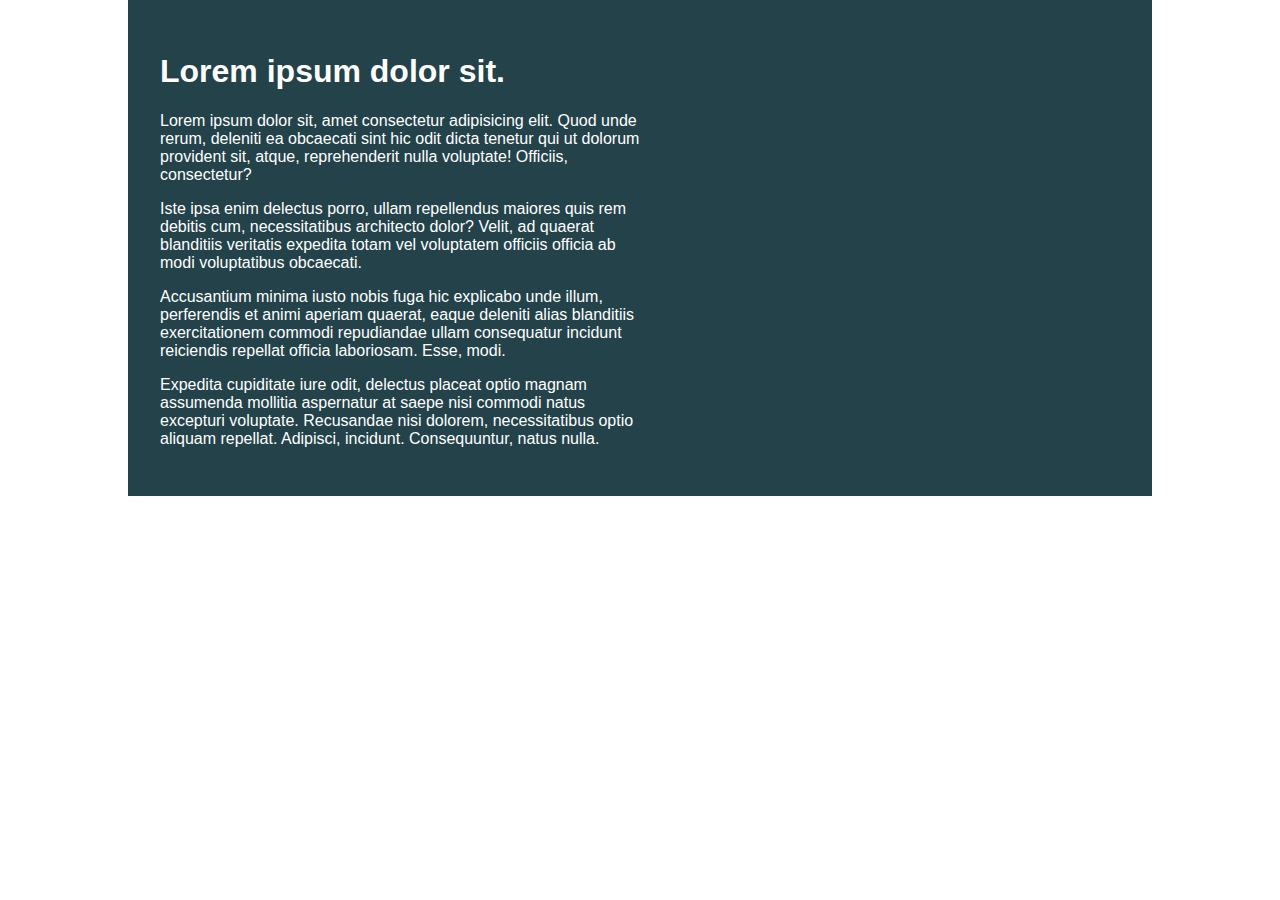
<file: challenge01/index.html>
<!DOCTYPE html>
<html lang="en">

<head>
    <meta charset="UTF-8">
    <meta name="viewport" content="width=device-width, initial-scale=1.0">
    <title>Day 01</title>

    <link rel="stylesheet" href="style.css">
</head>

<body>
    <div class="container">
        <div class="intro-content">
            <h1>Lorem ipsum dolor sit.</h1>
            <p>Lorem ipsum dolor sit, amet consectetur adipisicing elit. Quod unde rerum, deleniti ea obcaecati sint hic
                odit dicta tenetur qui ut dolorum provident sit, atque, reprehenderit nulla voluptate! Officiis,
                consectetur?</p>
            <p>Iste ipsa enim delectus porro, ullam repellendus maiores quis rem debitis cum, necessitatibus architecto
                dolor? Velit, ad quaerat blanditiis veritatis expedita totam vel voluptatem officiis officia ab modi
                voluptatibus obcaecati.</p>
            <p>Accusantium minima iusto nobis fuga hic explicabo unde illum, perferendis et animi aperiam quaerat, eaque
                deleniti alias blanditiis exercitationem commodi repudiandae ullam consequatur incidunt reiciendis
                repellat officia laboriosam. Esse, modi.</p>
            <p>Expedita cupiditate iure odit, delectus placeat optio magnam assumenda mollitia aspernatur at saepe nisi
                commodi natus excepturi voluptate. Recusandae nisi dolorem, necessitatibus optio aliquam repellat.
                Adipisci, incidunt. Consequuntur, natus nulla.</p>
        </div>
    </div>
</body>

</html>
</file>
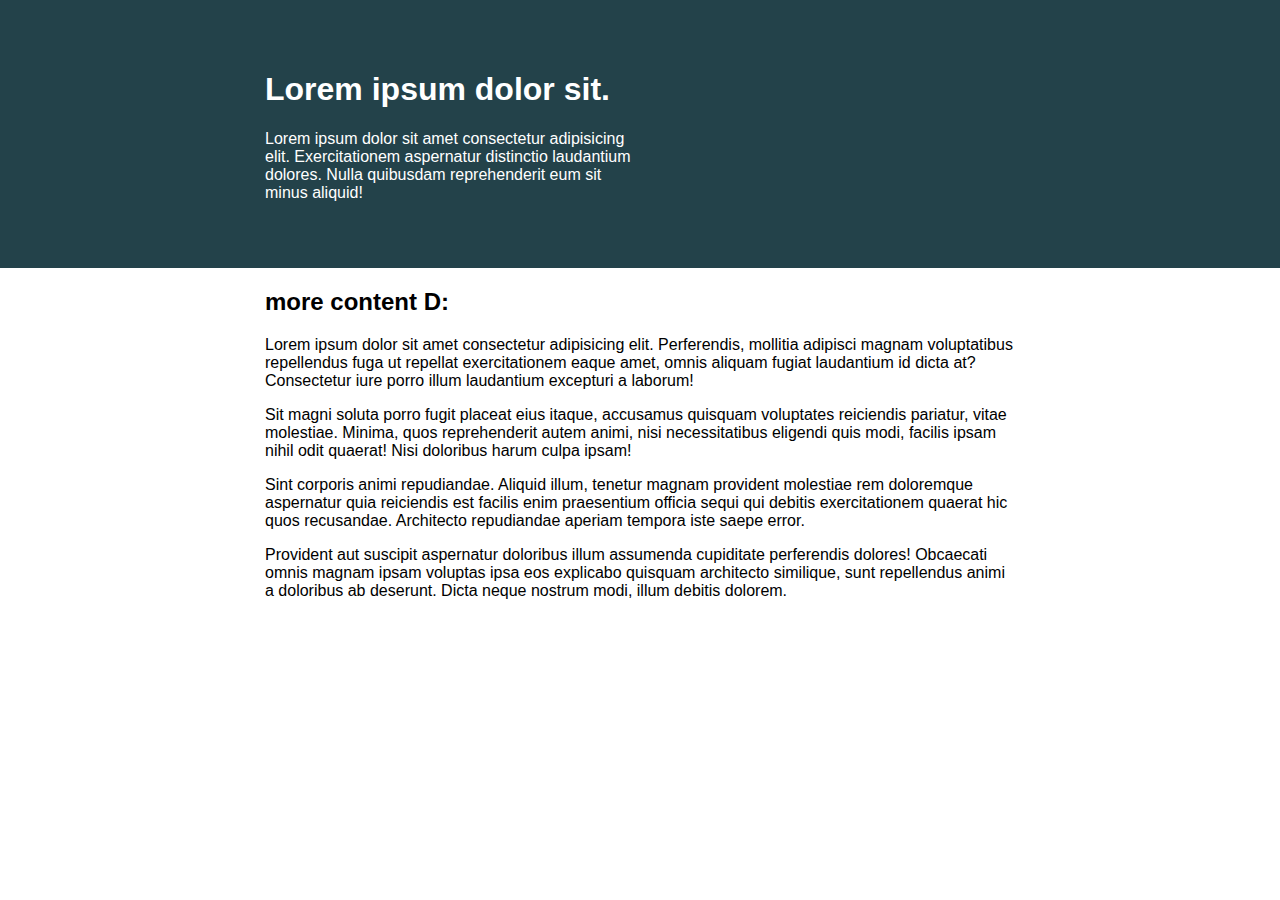
<file: challenge02/index.html>
<!DOCTYPE html>
<html lang="en">
<head> 
    <meta charset="UTF-8">
    <meta name="viewport" content="width=device-width, initial-scale=1.0">
    <title>Day 01</title>
 
    <link rel="stylesheet" href="style.css">
</head>
<body>
    <section class="intro">
        <div class="container">
            <div class="intro-content">
                <h1>Lorem ipsum dolor sit.</h1>
                <p>Lorem ipsum dolor sit amet consectetur adipisicing elit. Exercitationem aspernatur distinctio laudantium dolores. Nulla quibusdam reprehenderit eum sit minus aliquid!</p>
            </div>
        </div>
    </section>    

    <div class="container">
        <h2>more content D:</h2>
        <p>Lorem ipsum dolor sit amet consectetur adipisicing elit. Perferendis, mollitia adipisci magnam voluptatibus repellendus fuga ut repellat exercitationem eaque amet, omnis aliquam fugiat laudantium id dicta at? Consectetur iure porro illum laudantium excepturi a laborum!</p>
        <p>Sit magni soluta porro fugit placeat eius itaque, accusamus quisquam voluptates reiciendis pariatur, vitae molestiae. Minima, quos reprehenderit autem animi, nisi necessitatibus eligendi quis modi, facilis ipsam nihil odit quaerat! Nisi doloribus harum culpa ipsam!</p>
        <p>Sint corporis animi repudiandae. Aliquid illum, tenetur magnam provident molestiae rem doloremque aspernatur quia reiciendis est facilis enim praesentium officia sequi qui debitis exercitationem quaerat hic quos recusandae. Architecto repudiandae aperiam tempora iste saepe error.</p>
        <p>Provident aut suscipit aspernatur doloribus illum assumenda cupiditate perferendis dolores! Obcaecati omnis magnam ipsam voluptas ipsa eos explicabo quisquam architecto similique, sunt repellendus animi a doloribus ab deserunt. Dicta neque nostrum modi, illum debitis dolorem.</p>
    </div>


</body>
</html>
</file>
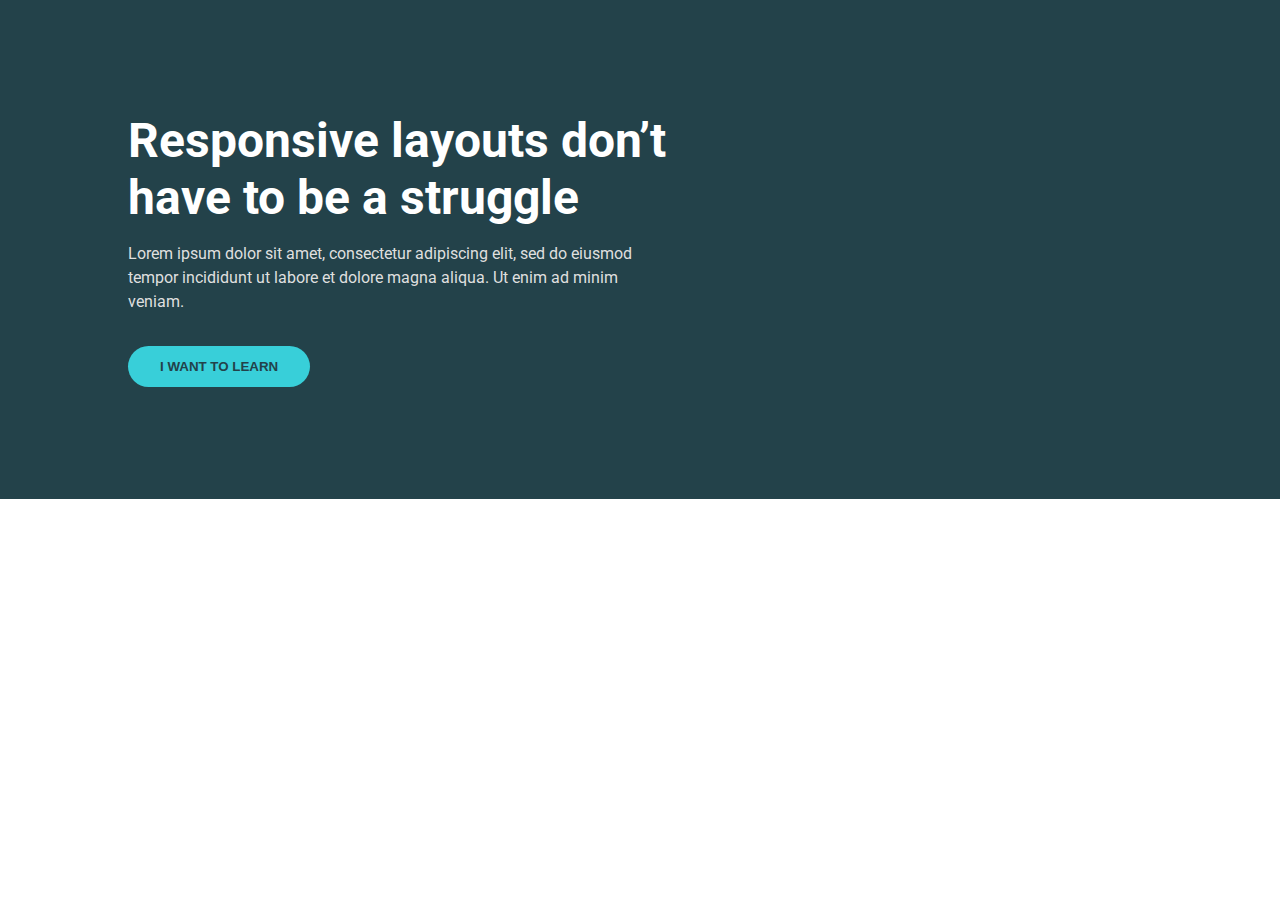
<file: challenge03/index.html>
<!DOCTYPE html>
<html lang="en">
<head>
  <meta charset="UTF-8">
  <meta http-equiv="X-UA-Compatible" content="IE=edge">
  <meta name="viewport" content="width=device-width, initial-scale=1.0">
  <title>Document</title>

  <link rel="preconnect" href="https://fonts.googleapis.com">
  <link rel="preconnect" href="https://fonts.gstatic.com" crossorigin>
  <link href="https://fonts.googleapis.com/css2?family=Roboto:wght@400;700&display=swap" rel="stylesheet">

  <link rel="stylesheet" href="/challenge03/style.css">
</head>
<body>

  <section class="hero">
    <div class="container">
      <div class="hero__text">
        <h1>Responsive layouts don’t have
          to be a struggle</h1>
      
        <p>Lorem ipsum dolor sit amet, consectetur adipiscing elit, sed do eiusmod
          tempor incididunt ut labore et dolore magna aliqua. Ut enim ad minim
          veniam.</p>
      
        <button class="btn">I WANT TO LEARN</button>
      </div>
    </div>
  </section>
  
</body>
</html>
</file>
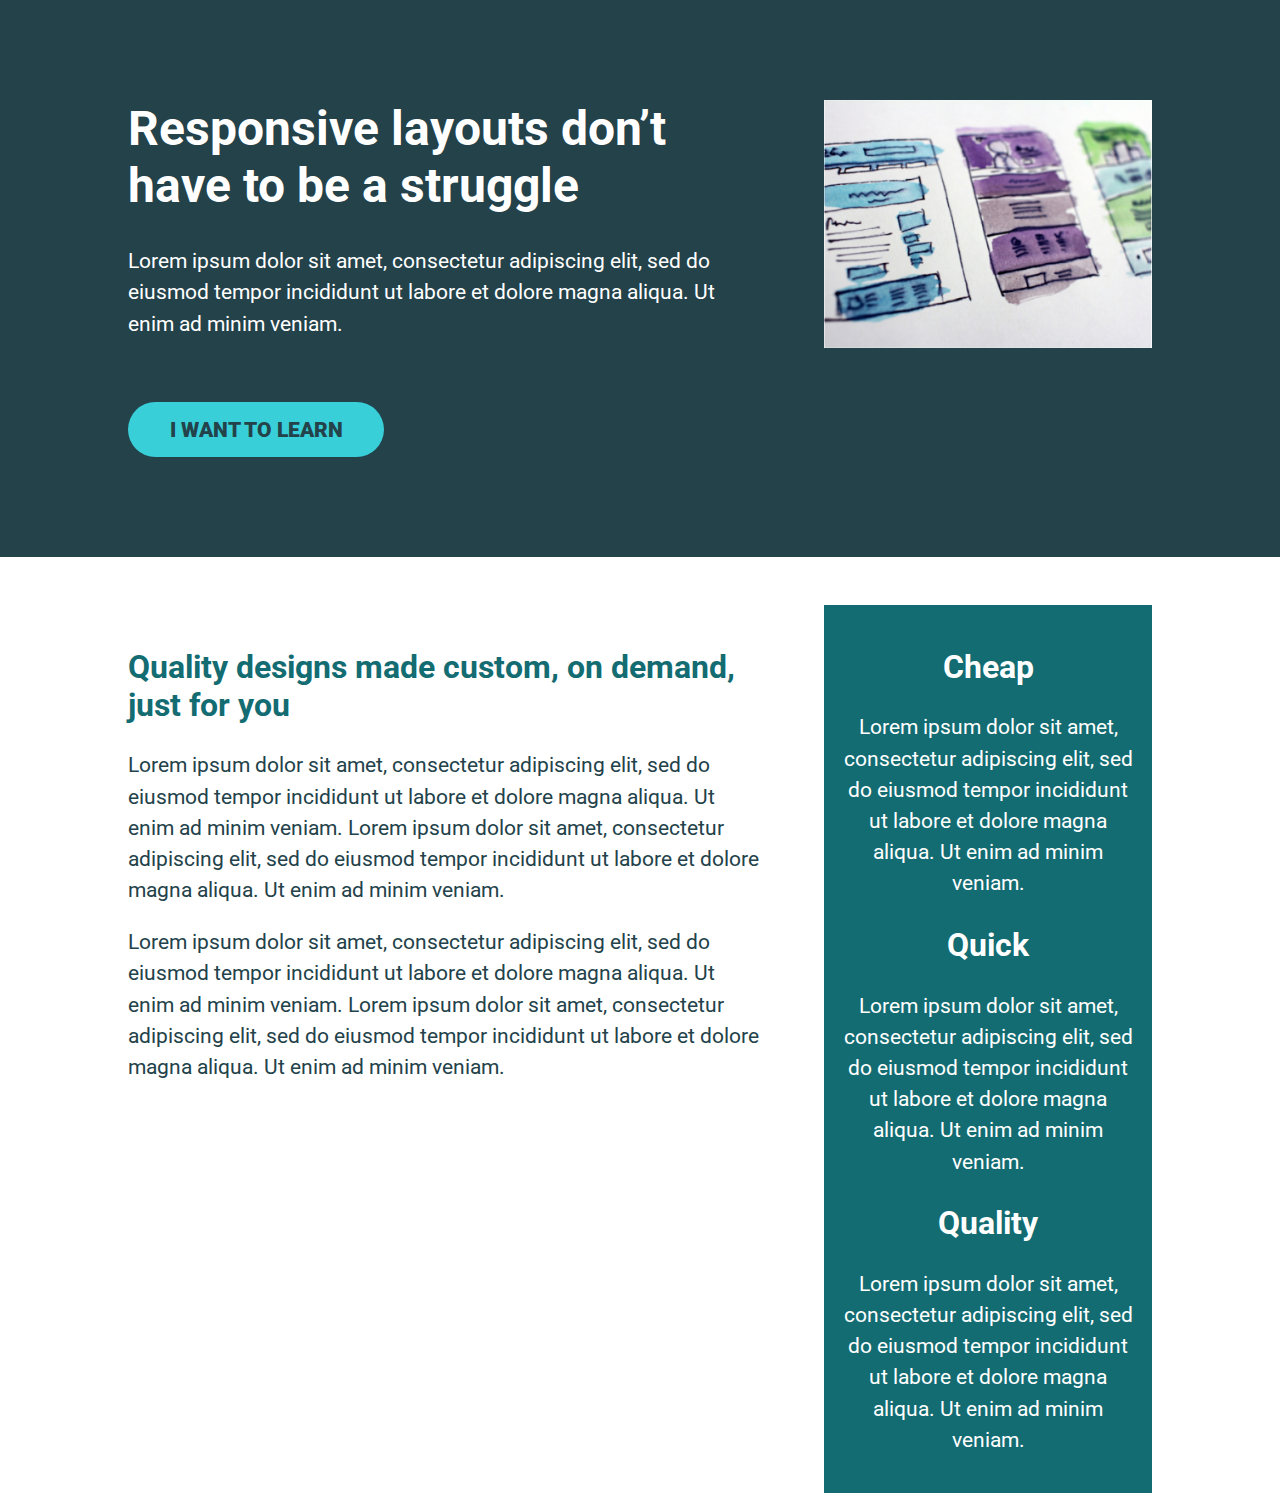
<file: Flexbox - challenge 2/index.html>
<!DOCTYPE html>
<html lang="en">
<head>
    <meta charset="UTF-8">
    <meta name="viewport" content="width=device-width, initial-scale=1.0">
    <title>Conquering Rsponsive Layouts</title>
    <link href="https://fonts.googleapis.com/css2?family=Roboto:wght@400;900&display=swap" rel="stylesheet"> 
    <link rel="stylesheet" href="style.css">
</head>
<body>
    <div class="hero">
        <div class="container row">
            <div class="hero__text">
                <h1>Responsive layouts don’t have to be a struggle</h1>
                <p>Lorem ipsum dolor sit amet, consectetur adipiscing elit, sed do eiusmod tempor incididunt ut labore et dolore magna aliqua. Ut enim ad minim veniam.</p>
                <a href="#" class="btn">I want to learn</a>
            </div>
            <img class="hero__img" src="./img/hero-img.jpg" alt="">
        </div>
    </div> 

    <main class="main container row">
        <section class="primary-content">
            <h2 class="section-title">
                Quality designs made custom, on demand, just for you
            </h2>
            <p>Lorem ipsum dolor sit amet, consectetur adipiscing elit, sed do eiusmod tempor incididunt ut labore et dolore magna aliqua. Ut enim ad minim veniam. Lorem ipsum dolor sit amet, consectetur adipiscing elit, sed do eiusmod tempor incididunt ut labore et dolore magna aliqua. Ut enim ad minim veniam.</p>
            <p>Lorem ipsum dolor sit amet, consectetur adipiscing elit, sed do eiusmod tempor incididunt ut labore et dolore magna aliqua. Ut enim ad minim veniam. Lorem ipsum dolor sit amet, consectetur adipiscing elit, sed do eiusmod tempor incididunt ut labore et dolore magna aliqua. Ut enim ad minim veniam.</p>
        </section>

        <aside class="sidebar">
            <div>
                <h2>Cheap</h2>
                <p>Lorem ipsum dolor sit amet, consectetur adipiscing elit, sed do eiusmod tempor incididunt ut labore et dolore magna aliqua. Ut enim ad minim veniam.</p>
            </div>
            <div>
                <h2>Quick</h2>
                <p>Lorem ipsum dolor sit amet, consectetur adipiscing elit, sed do eiusmod tempor incididunt ut labore et dolore magna aliqua. Ut enim ad minim veniam.</p>
            </div>
            <div>
                <h2>Quality</h2>
                <p>Lorem ipsum dolor sit amet, consectetur adipiscing elit, sed do eiusmod tempor incididunt ut labore et dolore magna aliqua. Ut enim ad minim veniam.</p>
            </div>
        </aside>
    </main>

    

</body>
</html>
</file>
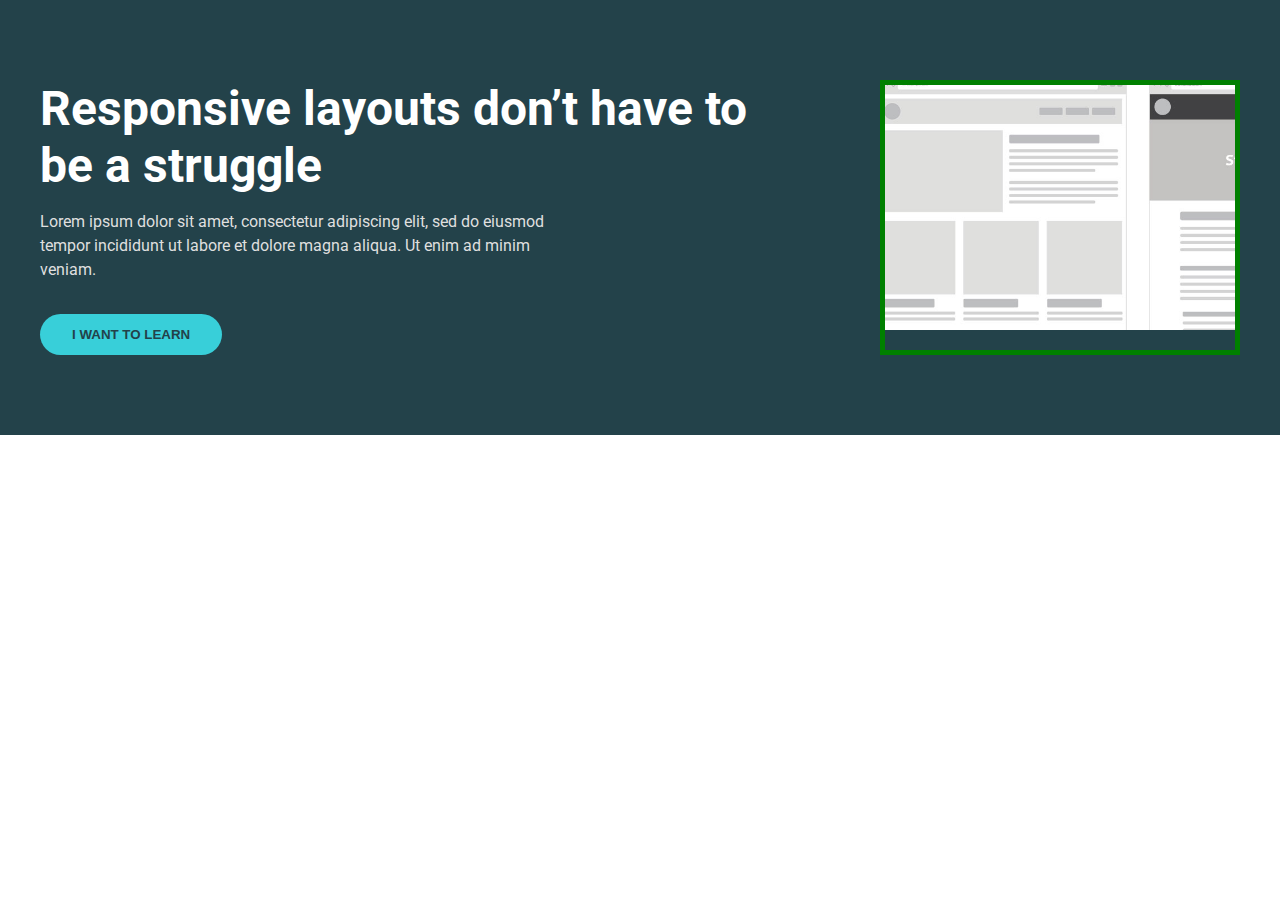
<file: Flexbox - Day 9 - Add hero image/index.html>
<!DOCTYPE html>
<html lang="en">
<head>
  <meta charset="UTF-8">
  <meta http-equiv="X-UA-Compatible" content="IE=edge">
  <meta name="viewport" content="width=device-width, initial-scale=1.0">
  <title>Document</title>

  <link rel="preconnect" href="https://fonts.googleapis.com">
  <link rel="preconnect" href="https://fonts.gstatic.com" crossorigin>
  <link href="https://fonts.googleapis.com/css2?family=Roboto:wght@400;700&display=swap" rel="stylesheet">

  <link rel="stylesheet" href="./style.css">
</head>
<body>

  <section class="hero">
    <div class="container row">
      <div class="hero__text">
        <h1>Responsive layouts don’t have
          to be a struggle</h1>
        <p>Lorem ipsum dolor sit amet, consectetur adipiscing elit, sed do eiusmod
          tempor incididunt ut labore et dolore magna aliqua. Ut enim ad minim
          veniam.</p>
        <button class="btn">I WANT TO LEARN</button>
      </div>
      <div class="hero__img">
        <img src="hero-img.png" alt="">
      </div>
    </div>
  </section>

</body>
</html>
</file>
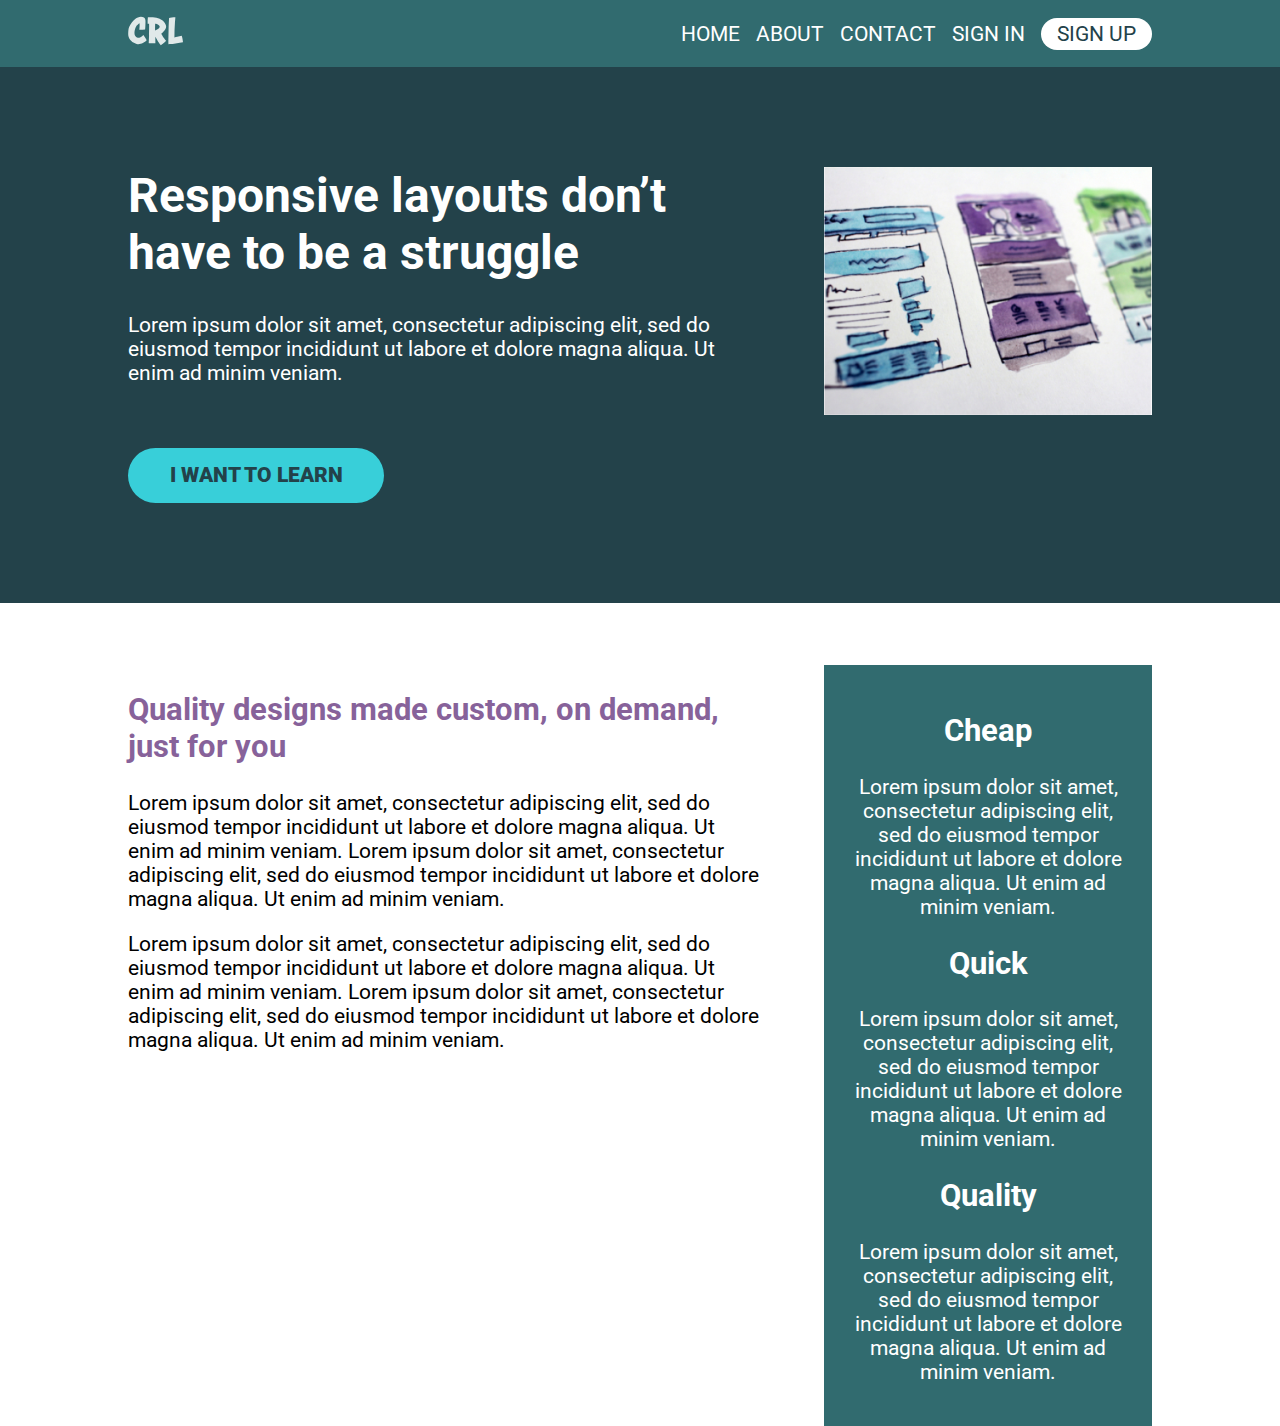
<file: Media queries - day 15 practice/index.html>
<!DOCTYPE html>
<html lang="en">
<head>
    <meta charset="UTF-8">
    <meta name="viewport" content="width=device-width, initial-scale=1.0">
    <title>Conquering Responsive Layouts</title>
    <link href="https://fonts.googleapis.com/css2?family=Roboto:wght@400;900&display=swap" rel="stylesheet"> 
    <link rel="stylesheet" href="style.css">
</head>
<body>

    <header>
        <div class="container row">
            <a href="" class="logo">
                <img src="logo.svg" alt="">
            </a>
            <nav class="nav">
                <ul class="nav__list">
                    <li class="nav__item"><a href="" class="nav__link">Home</a></li>
                    <li class="nav__item"><a href="" class="nav__link">About</a></li>
                    <li class="nav__item"><a href="" class="nav__link">Contact</a></li>
                </ul>
                <ul class="nav__list">
                    <li class="nav__item"><a href="" class="nav__link">Sign In</a></li>
                    <li class="nav__item"><a href="" class="nav__link nav__link--btn">Sign up</a></li>
                </ul>
            </nav>
        </div>
    </header>

    <section class="hero">
        <div class="container row">
            <div class="hero__text">
                <h1>Responsive layouts don’t have to be a struggle</h1>
                <p>Lorem ipsum dolor sit amet, consectetur adipiscing elit, sed do eiusmod tempor incididunt ut labore et dolore magna aliqua. Ut enim ad minim veniam.</p>
                <a href="#" class="btn">I want to learn</a>
            </div>
            <img src="img/hero-img.jpg" alt="UX design sketches" class="hero__img">
        </div>
    </section> 

    <main class="main container row">
            <section class="primary-content">
                <h2 class="section-title">Quality designs made custom, on demand, just for you</h2>
                <p>Lorem ipsum dolor sit amet, consectetur adipiscing elit, sed do eiusmod tempor incididunt ut labore et dolore magna aliqua. Ut enim ad minim veniam. Lorem ipsum dolor sit amet, consectetur adipiscing elit, sed do eiusmod tempor incididunt ut labore et dolore magna aliqua. Ut enim ad minim veniam.</p>
                <p>Lorem ipsum dolor sit amet, consectetur adipiscing elit, sed do eiusmod tempor incididunt ut labore et dolore magna aliqua. Ut enim ad minim veniam. Lorem ipsum dolor sit amet, consectetur adipiscing elit, sed do eiusmod tempor incididunt ut labore et dolore magna aliqua. Ut enim ad minim veniam.</p>
            </section>
            <aside class="sidebar">
                <h2 class="sidebar-title">Cheap</h2>
                <p>Lorem ipsum dolor sit amet, consectetur adipiscing elit, sed do eiusmod tempor incididunt ut labore et dolore magna aliqua. Ut enim ad minim veniam.</p>

                <h2 class="sidebar-title">Quick</h2>
                <p>Lorem ipsum dolor sit amet, consectetur adipiscing elit, sed do eiusmod tempor incididunt ut labore et dolore magna aliqua. Ut enim ad minim veniam.</p>

                <h2 class="sidebar-title">Quality</h2>
                <p>Lorem ipsum dolor sit amet, consectetur adipiscing elit, sed do eiusmod tempor incididunt ut labore et dolore magna aliqua. Ut enim ad minim veniam.</p>
            </aside>
    </main>

    

</body>
</html>
</file>
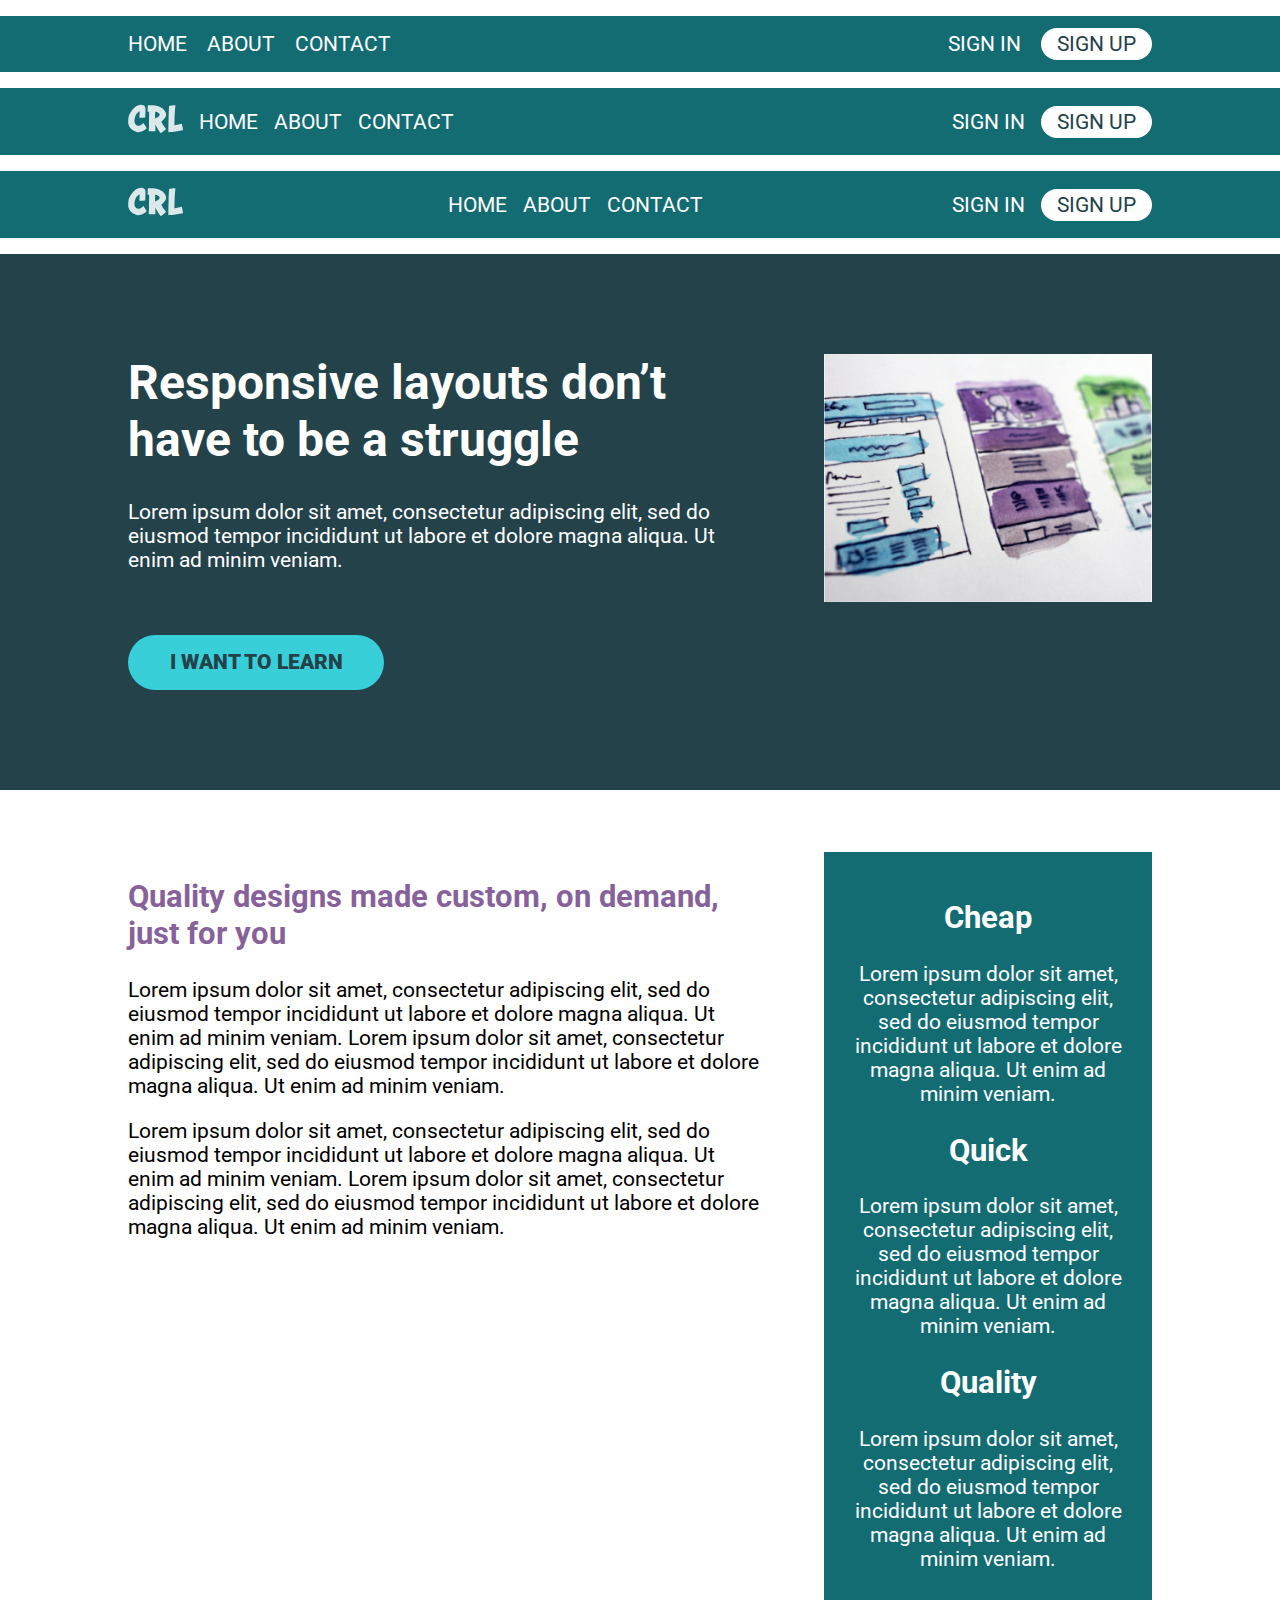
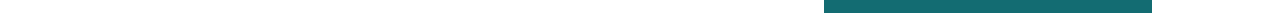
<file: nav-bars/index.html>
<!DOCTYPE html>
<html lang="en">
<head>
    <meta charset="UTF-8">
    <meta name="viewport" content="width=device-width, initial-scale=1.0">
    <title>Conquering Responsive Layouts</title>
    <link href="https://fonts.googleapis.com/css2?family=Roboto:wght@400;900&display=swap" rel="stylesheet"> 
    <link rel="stylesheet" href="style.css">
</head>
<body>

    <header>
        <nav class="nav1 container">
            <ul class="nav__list">
                <li class="nav__item"><a href="" class="nav__link">home</a></li>
                <li class="nav__item"><a href="" class="nav__link">about</a></li>
                <li class="nav__item"><a href="" class="nav__link">contact</a></li>
                <li class="nav__item nav__item--push-right"><a href="" class="nav__link">sign in</a></li>
                <li class="nav__item"><a href="" class="nav__link nav__link--btn">sign up</a></li>
            </ul>
        </nav>
    </header>

    <header>
        <div class="container row">
            <a href="#">
                <img class="logo" src="logo.svg" alt="">
            </a>
            <nav class="nav2">
                <ul class="nav__list">
                    <li class="nav__item"><a href="" class="nav__link">home</a></li>
                    <li class="nav__item"><a href="" class="nav__link">about</a></li>
                    <li class="nav__item"><a href="" class="nav__link">contact</a></li>
                </ul>
                <ul class="nav__list">
                    <li class="nav__item"><a href="" class="nav__link">sign in</a></li>
                    <li class="nav__item"><a href="" class="nav__link nav__link--btn">sign up</a></li>
                </ul>
            </nav>
        </div>
    </header>

    <header>
        <div class="container row">
            <a href="#">
                <img src="logo.svg" alt="" class="logo">
            </a>
            <nav class="nav3">
                <ul class="nav__list  nav__list--primary">
                    <li class="nav__item"><a href="" class="nav__link">home</a></li>
                    <li class="nav__item"><a href="" class="nav__link">about</a></li>
                    <li class="nav__item"><a href="" class="nav__link">contact</a></li>
                </ul>
                <ul class="nav__list  nav__list--secondary">
                    <li class="nav__item"><a href="" class="nav__link">sign in</a></li>
                    <li class="nav__item"><a href="" class="nav__link nav__link--btn">sign up</a></li>
                </ul>
            </nav>
        </div>
    </header>

    <section class="hero">
        <div class="container row">
            <div class="hero__text">
                <h1>Responsive layouts don’t have to be a struggle</h1>
                <p>Lorem ipsum dolor sit amet, consectetur adipiscing elit, sed do eiusmod tempor incididunt ut labore et dolore magna aliqua. Ut enim ad minim veniam.</p>
                <a href="#" class="btn">I want to learn</a>
            </div>
            <img src="img/hero-img.jpg" alt="UX design sketches" class="hero__img">
        </div>
    </section> 

    <main class="main container row">
            <section class="primary-content">
                <h2 class="section-title">Quality designs made custom, on demand, just for you</h2>
                <p>Lorem ipsum dolor sit amet, consectetur adipiscing elit, sed do eiusmod tempor incididunt ut labore et dolore magna aliqua. Ut enim ad minim veniam. Lorem ipsum dolor sit amet, consectetur adipiscing elit, sed do eiusmod tempor incididunt ut labore et dolore magna aliqua. Ut enim ad minim veniam.</p>
                <p>Lorem ipsum dolor sit amet, consectetur adipiscing elit, sed do eiusmod tempor incididunt ut labore et dolore magna aliqua. Ut enim ad minim veniam. Lorem ipsum dolor sit amet, consectetur adipiscing elit, sed do eiusmod tempor incididunt ut labore et dolore magna aliqua. Ut enim ad minim veniam.</p>
            </section>
            <aside class="sidebar">
                <h2 class="sidebar-title">Cheap</h2>
                <p>Lorem ipsum dolor sit amet, consectetur adipiscing elit, sed do eiusmod tempor incididunt ut labore et dolore magna aliqua. Ut enim ad minim veniam.</p>

                <h2 class="sidebar-title">Quick</h2>
                <p>Lorem ipsum dolor sit amet, consectetur adipiscing elit, sed do eiusmod tempor incididunt ut labore et dolore magna aliqua. Ut enim ad minim veniam.</p>

                <h2 class="sidebar-title">Quality</h2>
                <p>Lorem ipsum dolor sit amet, consectetur adipiscing elit, sed do eiusmod tempor incididunt ut labore et dolore magna aliqua. Ut enim ad minim veniam.</p>
            </aside>
    </main>

    

</body>
</html>
</file>
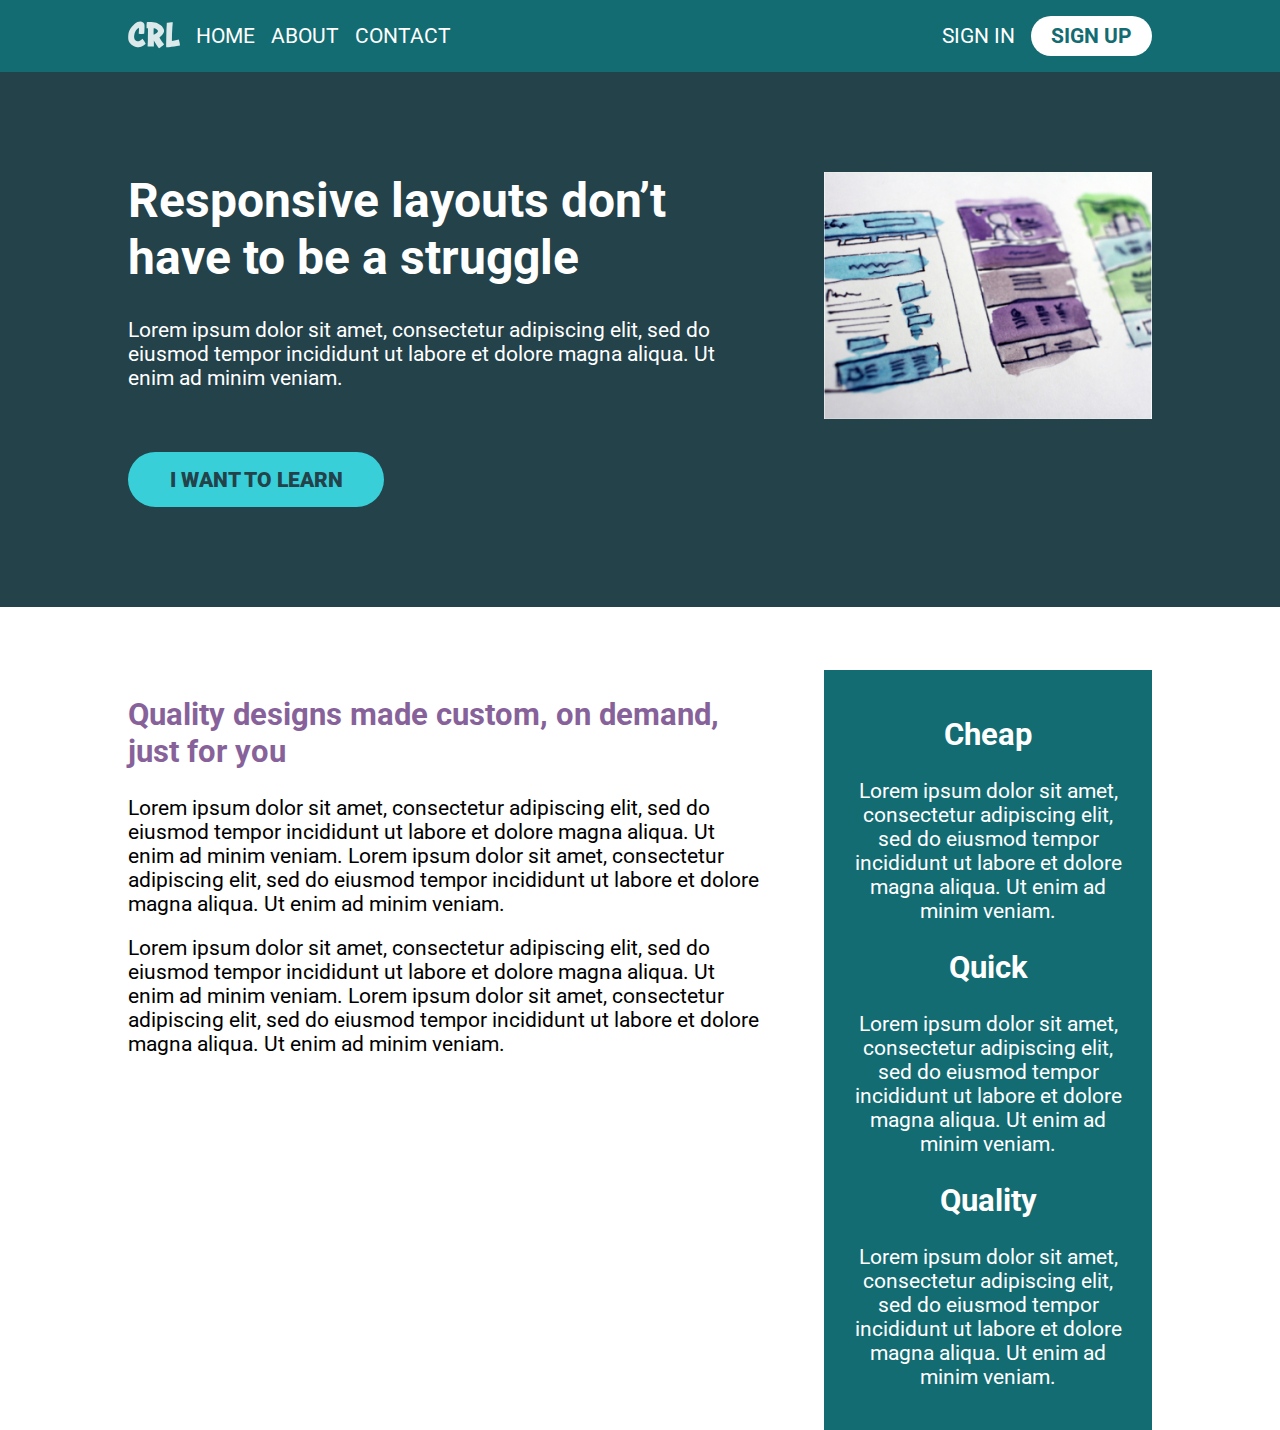
<file: nav-challenge  - responsive/index.html>
<!DOCTYPE html>
<html lang="en">
<head>
    <meta charset="UTF-8">
    <meta name="viewport" content="width=device-width, initial-scale=1.0">
    <title>Conquering Responsive Layouts</title>
    <link href="https://fonts.googleapis.com/css2?family=Roboto:wght@400;900&display=swap" rel="stylesheet"> 
    <link rel="stylesheet" href="style.css">
</head>
<body>
    <header> 
        <div class="container row">
            <button class="nav-toggle" aria-label="open navigation">
                <span class="hamburger"></span>
            </button>
            <a class="logo" href="#">
                <img src="img/logo.svg" alt="conquering responsive layouts">
            </a>
            <nav class="nav">
                <ul class="nav__list nav__list--primary">
                    <li class="nav__item"><a href="#" class="nav__link">Home</a></li>
                    <li class="nav__item"><a href="#" class="nav__link">About</a></li>
                    <li class="nav__item"><a href="#" class="nav__link">Contact</a></li>
                </ul>
                <ul class="nav__list nav__list--secondary">
                    <li class="nav__item"><a href="#" class="nav__link">Sign In</a></li>
                    <li class="nav__item"><a href="#" class="nav__link nav__link--button">Sign up</a></li>
                </ul>
            </nav>
        </div>
    </header>
    
    <section class="hero">
        <div class="container row">
            <div class="hero__text">
                <h1>Responsive layouts <span>don’t have to be a struggle</span></h1>
                <p>Lorem ipsum dolor sit amet, consectetur adipiscing elit, sed do eiusmod tempor incididunt ut labore et dolore magna aliqua. Ut enim ad minim veniam.</p>
                <a href="#" class="btn">I want to learn</a>
            </div>
            <img src="img/hero-img.jpg" alt="UX design sketches" class="hero__img">
        </div>
    </section> 

    <main class="main container row">
            <section class="primary-content">
                <h2 class="section-title">Quality designs made custom, on demand, just for you</h2>
                <p>Lorem ipsum dolor sit amet, consectetur adipiscing elit, sed do eiusmod tempor incididunt ut labore et dolore magna aliqua. Ut enim ad minim veniam. Lorem ipsum dolor sit amet, consectetur adipiscing elit, sed do eiusmod tempor incididunt ut labore et dolore magna aliqua. Ut enim ad minim veniam.</p>
                <p>Lorem ipsum dolor sit amet, consectetur adipiscing elit, sed do eiusmod tempor incididunt ut labore et dolore magna aliqua. Ut enim ad minim veniam. Lorem ipsum dolor sit amet, consectetur adipiscing elit, sed do eiusmod tempor incididunt ut labore et dolore magna aliqua. Ut enim ad minim veniam.</p>
            </section>
            <aside class="sidebar">
                <h2 class="sidebar-title">Cheap</h2>
                <p>Lorem ipsum dolor sit amet, consectetur adipiscing elit, sed do eiusmod tempor incididunt ut labore et dolore magna aliqua. Ut enim ad minim veniam.</p>

                <h2 class="sidebar-title">Quick</h2>
                <p>Lorem ipsum dolor sit amet, consectetur adipiscing elit, sed do eiusmod tempor incididunt ut labore et dolore magna aliqua. Ut enim ad minim veniam.</p>

                <h2 class="sidebar-title">Quality</h2>
                <p>Lorem ipsum dolor sit amet, consectetur adipiscing elit, sed do eiusmod tempor incididunt ut labore et dolore magna aliqua. Ut enim ad minim veniam.</p>
            </aside>
    </main>

    <script src="main.js"></script>

</body>
</html>
</file>
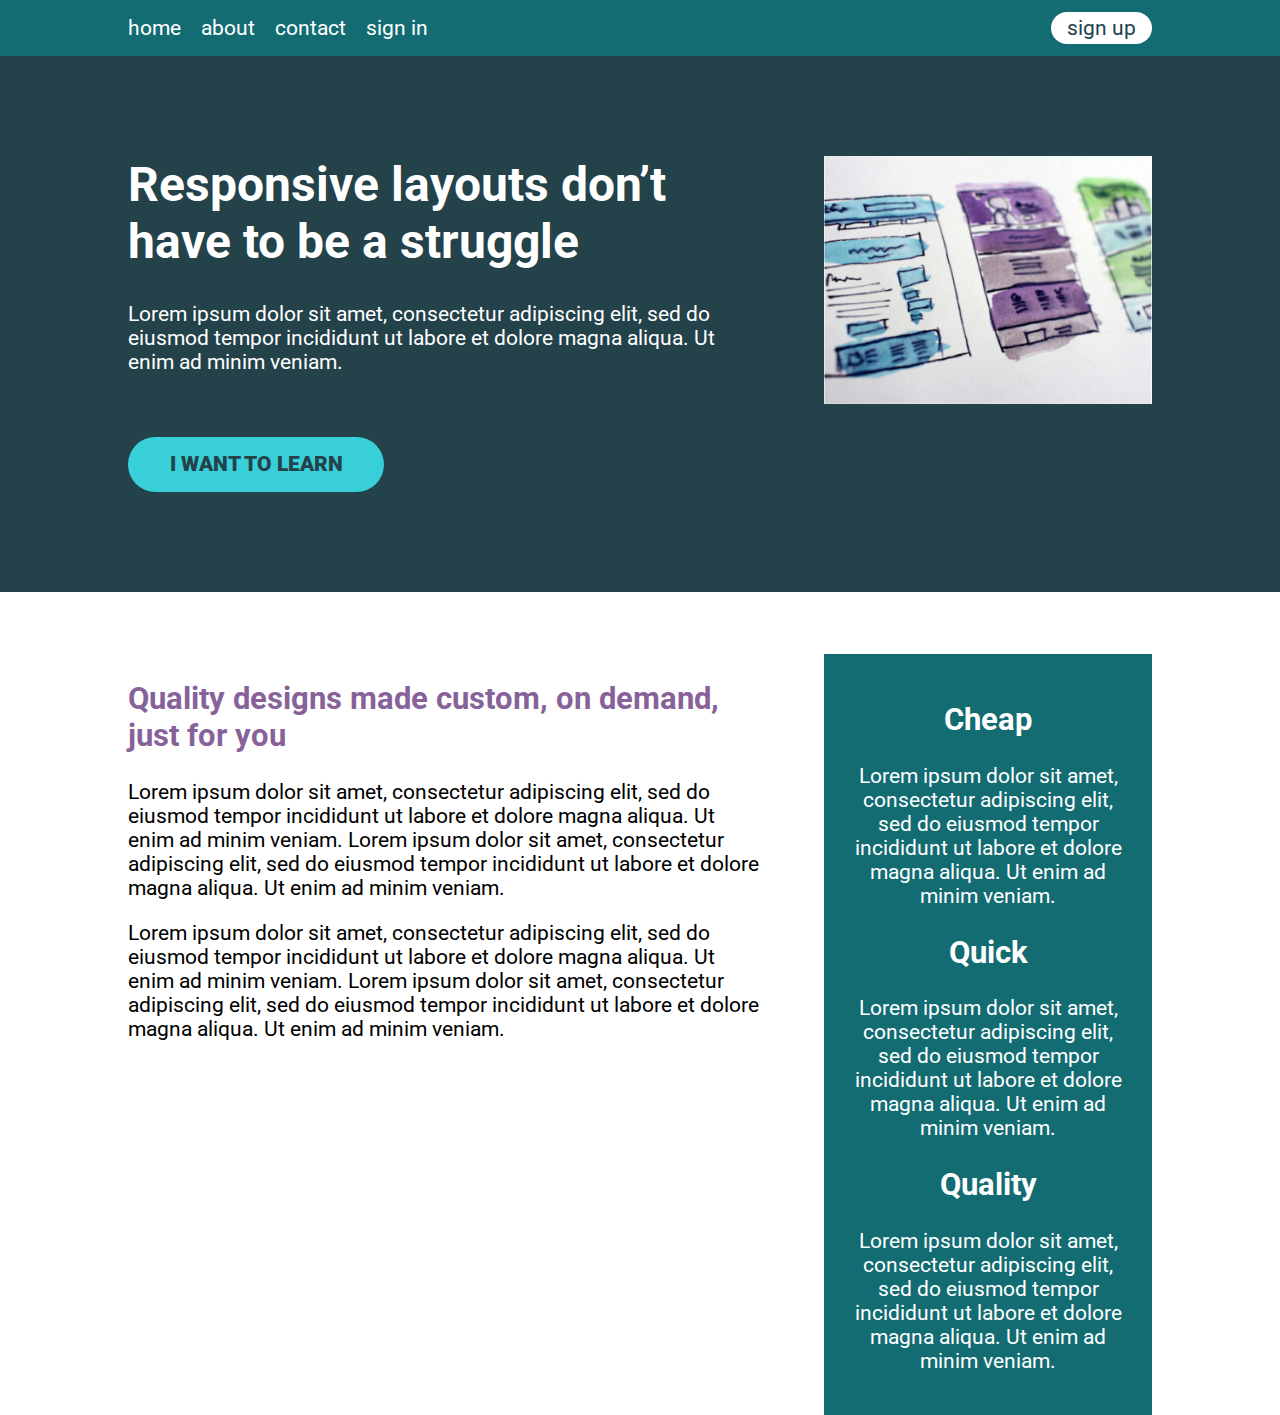
<file: nav-challenge/index.html>
<!DOCTYPE html>
<html lang="en">
<head>
    <meta charset="UTF-8">
    <meta name="viewport" content="width=device-width, initial-scale=1.0">
    <title>Conquering Responsive Layouts</title>
    <link href="https://fonts.googleapis.com/css2?family=Roboto:wght@400;900&display=swap" rel="stylesheet"> 
    <link rel="stylesheet" href="style.css">
</head>
<body>

    <header>
        <nav class="nav container">
            <ul class="nav__list">
                <li class="nav__item"><a href="" class="nav__link">home</a></li>
                <li class="nav__item"><a href="" class="nav__link">about</a></li>
                <li class="nav__item"><a href="" class="nav__link">contact</a></li>
                <li class="nav__item"><a href="" class="nav__link">sign in</a></li>
                <li class="nav__item"><a href="" class="nav__link nav__link--btn">sign up</a></li>
            </ul>
        </nav>
    </header>

    <section class="hero">
        <div class="container row">
            <div class="hero__text">
                <h1>Responsive layouts don’t have to be a struggle</h1>
                <p>Lorem ipsum dolor sit amet, consectetur adipiscing elit, sed do eiusmod tempor incididunt ut labore et dolore magna aliqua. Ut enim ad minim veniam.</p>
                <a href="#" class="btn">I want to learn</a>
            </div>
            <img src="img/hero-img.jpg" alt="UX design sketches" class="hero__img">
        </div>
    </section> 

    <main class="main container row">
            <section class="primary-content">
                <h2 class="section-title">Quality designs made custom, on demand, just for you</h2>
                <p>Lorem ipsum dolor sit amet, consectetur adipiscing elit, sed do eiusmod tempor incididunt ut labore et dolore magna aliqua. Ut enim ad minim veniam. Lorem ipsum dolor sit amet, consectetur adipiscing elit, sed do eiusmod tempor incididunt ut labore et dolore magna aliqua. Ut enim ad minim veniam.</p>
                <p>Lorem ipsum dolor sit amet, consectetur adipiscing elit, sed do eiusmod tempor incididunt ut labore et dolore magna aliqua. Ut enim ad minim veniam. Lorem ipsum dolor sit amet, consectetur adipiscing elit, sed do eiusmod tempor incididunt ut labore et dolore magna aliqua. Ut enim ad minim veniam.</p>
            </section>
            <aside class="sidebar">
                <h2 class="sidebar-title">Cheap</h2>
                <p>Lorem ipsum dolor sit amet, consectetur adipiscing elit, sed do eiusmod tempor incididunt ut labore et dolore magna aliqua. Ut enim ad minim veniam.</p>

                <h2 class="sidebar-title">Quick</h2>
                <p>Lorem ipsum dolor sit amet, consectetur adipiscing elit, sed do eiusmod tempor incididunt ut labore et dolore magna aliqua. Ut enim ad minim veniam.</p>

                <h2 class="sidebar-title">Quality</h2>
                <p>Lorem ipsum dolor sit amet, consectetur adipiscing elit, sed do eiusmod tempor incididunt ut labore et dolore magna aliqua. Ut enim ad minim veniam.</p>
            </aside>
    </main>

    

</body>
</html>
</file>
<file: challenge01/style.css>
/* INSTRUCTIONS
 *
 * 1) Limit the total width of
 *    the .intro-conent to about half
 *    of it's parent
 *
 * 2) Stop the text from overflowing
 *    out the bottom at small screen
 *    widths
 *
 * You may modify the HTML if needed
 *
 */

* {
  box-sizing: border-box;
}

body {
  margin: 0;
  font-family: sans-serif;
}

.container {
  background: #23424a;
  color: white;

  width: 80%;
  max-width: 1200px;
  margin: 0 auto;

  padding: 2em;
  /* height: 300px; */
  /* To solve the 2nd point I removed the set height to let the content decide what would be the height based on the padding of the element and the content*/
}


/* To solve the first point I added a width to the content */

.intro-content{
  width: 50%; /*It represent the 50% of his parent element, in this case the div with the class container*/
}
</file>
<file: challenge02/style.css>
/* INSTRUCTIONS
 *
 * 1) Keep the text inside .intro-content
 *    in the same place, but have the background
 *    extend from one side of the viewport
 *    to the other, no matter how wide or narrow
 *    the browser is.
 *
 * 2) Limit the maximum width of the text in the
 *    bottom area.
 *
 * You may modify the HTML if needed
 * (you probably should for this challenge)
 *
 */

* {
  box-sizing: border-box;
}

body {
  margin: 0;
  font-family: sans-serif;
}

.intro{
  background: #23424a;
  color: white;
  padding: 50px 0;
}

.container {
  width: 80%;
  max-width: 750px;
  margin: 0 auto;
}

.intro-content {
  width: 50%;
}
</file>
<file: challenge03/style.css>
:root{
  --clr-bg: #23424A;
  --clr-accent: #38CFD9;
  --clr-primary: #136C72;

}

*{
  box-sizing: border-box;
  margin: 0;
  padding: 0;
}

html{
  font-family: 'Roboto', sans-serif;
}

h1{
  font-size: 3rem;
}


.hero{
  background: var(--clr-bg);
  color: white;
  padding: 2rem 0;
}

.container{
  width: 80%;
  max-width: 1200px;
  margin: 0 auto;
}

.hero__text{
  width: 55%;
  padding: 5rem 0;
}

.hero__text p,
.hero__text button{
  font-size: 1,3rem;
}

.hero__text p{
  margin-top: 1rem;
  color: rgb(223, 223, 223);
  line-height: 1.5;
  max-width: 60ch;
}

.btn{
  cursor: pointer;
  margin-top: 2rem;
  background: var(--clr-accent);
  color: var(--clr-bg);
  border: none;
  border-radius: 2rem;
  padding: .8rem 2rem;
  font-weight: bold;
  white-space: nowrap;
}
</file>
<file: Flexbox - challenge 2/style.css>
/* 
////// For this challenge ///////

- All text is in the text.md file

// Requirements
1. Refer to the design specs for the
   overall layout 
2. The image should line up with
   the sidebar in the section
   below

*/

*, *::before, *::after {
    box-sizing: border-box;
}

body {
    margin: 0;
    font-family: 'Roboto', sans-serif;
    font-size: 1.3rem;
}


h1 {
    font-size: 3rem;
    margin-top: 0;
}

h2{
    font-size: 2rem;
}

p{
    line-height: 1.5;
}

.container {
    width: 80%;
    max-width: 1100px;
    margin: 0 auto;
}

.row {
    /* display: flex => flex container */
    display: flex;
    justify-content: space-between;
    
    /* can't use yet */
    /* gap: 100px; */
}

.col {
    /* these are now flex items */
    width: 100%;
}

.col + .col {
    margin-left: 30px;
}

.section-title{
    color: #136C72;
    padding-top: 1rem;
}

.hero {
    padding: 100px 0;
    background-color: #23424A;
    color: #FFF;
}

.hero__text { 
    width: 62%;
}

.hero__img {
    width: 32%;
    align-self: start;
}

.hero p {
    margin-bottom: 3em;
}


.btn {
    display: inline-block;
    text-decoration: none;
    text-transform: uppercase; 
    color: #23424A;
    font-weight: 900;
    background-color: #38CFD9;
    padding: .75em 2em;
    border-radius: 100px;
}

.btn:hover,
.btn:focus {
    opacity: .75; 
}

.main{
    padding-top: 3rem;
}

.primary-content{
    width: 62%;
}

.primary-content p{
    color: #23424A;
}

.sidebar{
    background: #136C72;
    color: white;
    width: 32%;
    padding: 1rem;
    text-align: center;
}

/* Points to have in mind */

/* 
    Try to use semantic html tags as much as posible
    for example: main, section, aside...

    If you dont have the need of having a section with a color background 
    that expand across the 100% width of the page with the content contained, 
    you can obviate the use of a section with a wrapper div inside. 
    In this case you can use the container class in the same tag that the content 
    is contained in, reducing markup
*/
</file>
<file: Flexbox - Day 9 - Add hero image/style.css>
:root{
  --clr-bg: #23424A;
  --clr-accent: #38CFD9;
  --clr-primary: #136C72;

}

*{
  box-sizing: border-box;
  margin: 0;
  padding: 0;
}

html{
  font-family: 'Roboto', sans-serif;
}

img{
  max-width: 100%;
}

h1{
  font-size: 3rem;
}

h2{
  font-size: 31px;
  margin-bottom: 1rem;
}

section{
  padding: 3rem 0;
}

.hero{
  background: var(--clr-bg);
  color: white;
  padding: 5rem 0;
}

.container{
  max-width: 1200px;
  margin: 0 auto;
}

.row{
  display: flex;
  justify-content: space-between;
}

.hero__text{
  width: 60%;
}

.hero__img{
  border: 5px solid green;
  width: 30%;
}

.hero__text p,
.hero__text button{
  font-size: 1,3rem;
}

.hero__text p{
  margin-top: 1rem;
  color: rgb(223, 223, 223);
  line-height: 1.5;
  max-width: 60ch;
}

.btn{
  cursor: pointer;
  margin-top: 2rem;
  background: var(--clr-accent);
  color: var(--clr-bg);
  border: none;
  border-radius: 2rem;
  padding: .8rem 2rem;
  font-weight: bold;
  white-space: nowrap;
}
</file>
<file: Media queries - day 15 practice/style.css>
*, *::before, *::after {
    box-sizing: border-box;
}

body {
    margin: 0;
    font-family: 'Roboto', sans-serif;
    font-size: 1.3rem;
}

img {
    max-width: 100%;
}

h1 {
    font-size: 3rem;
    margin-top: 0;
}

a{
    text-decoration: none;
    color: inherit;
}

.section-title {
    color: #87629A;
}

.btn {
    display: inline-block;
    text-decoration: none;
    text-transform: uppercase; 
    color: #23424A;
    font-weight: 900;
    background-color: #38CFD9;
    padding: .75em 2em;
    border-radius: 100px;
}

.btn:hover,
.btn:focus {
    opacity: .75; 
}

.container {
    width: 80%;
    max-width: 1100px;
    margin: 0 auto;
}

.row {
    display: flex;
    justify-content: space-between;
}

.col {
    /* these are now flex items */
    width: 100%;
}

.col + .col {
    margin-left: 30px;
}

header{
    background: #316b6f;
    color: white;
    padding-block: 1rem;
}

.nav__list{
    list-style: none;
    padding: 0;
    margin: 0;

    display: flex;
    text-transform: uppercase;
}

.nav__link--btn{
    background: white;
    color: #23424A;
    padding: .25rem 1rem;
    border-radius: 5rem;
}

.nav__link--btn:hover{
    opacity: .90;
}

.nav{
    display: flex;
    align-items: center;
    flex-grow: 1;
    justify-content: flex-end;
    gap: 1rem;
}

.nav .nav__item + .nav__item{
    margin-left: 1rem;
}

.logo{
    margin-right: 1rem;
}

.hero {
    padding: 100px 0;
    background-color: #23424A;
    color: #FFF;
}

.hero__text { 
    width: 62%;
}

.hero__img {
    width: 32%;
    align-self: flex-start;
}

.hero p {
    margin-bottom: 3em;
}

.main {
    margin-top: 3em;
}

.primary-content {
    width: 62%;
}

.sidebar {
    width: 32%;
    padding: 1em;
    text-align: center;
    color: #fff;
    background-color: #316b6f;
}

@media (max-width: 800px){
    .row{
        display: block;
    }

    .hero__text,
    .hero__img,
    .primary-content,
    .sidebar{
        width: 100%;
    }

    .hero__img{
        margin-top: 2rem;
    }
}
</file>
<file: nav-bars/style.css>
*, *::before, *::after {
    box-sizing: border-box;
}

body {
    margin: 0;
    font-family: 'Roboto', sans-serif;
    font-size: 1.3rem;
}

img {
    max-width: 100%;
}

h1 {
    font-size: 3rem;
    margin-top: 0;
}

a{
    text-decoration: none;
    color: inherit;
}

.section-title {
    color: #87629A;
}

.btn {
    display: inline-block;
    text-decoration: none;
    text-transform: uppercase; 
    color: #23424A;
    font-weight: 900;
    background-color: #38CFD9;
    padding: .75em 2em;
    border-radius: 100px;
}

.btn:hover,
.btn:focus {
    opacity: .75; 
}

.container {
    width: 80%;
    max-width: 1100px;
    margin: 0 auto;
}

.row {
    display: flex;
    justify-content: space-between;
}

.col {
    /* these are now flex items */
    width: 100%;
}

.col + .col {
    margin-left: 30px;
}

header{
    background: #136c72;
    color: white;
    padding-block: 1rem;
    margin-block: 1rem;
}

.nav__list{
    list-style: none;
    padding: 0;
    margin: 0;

    display: flex;
    text-transform: uppercase;
}

.nav__link--btn{
    background: white;
    color: #23424A;
    padding: .25rem 1rem;
    border-radius: 5rem;
}

.nav__link--btn:hover{
    opacity: .90;
}

/* First nav-bar */
.nav1 .nav__item:not(:last-child){
    margin-right: 1.25rem;
}

.nav__item--push-right{
    margin-left: auto;
}

/* Second nav-bar */
.nav2{
    display: flex;
    justify-content: space-between;
    align-items: center;
    flex-grow: 1;
}

.nav2 .nav__item + .nav__item{
    margin-left: 1rem;
}

/* Third nav bar */
.nav3{
    display: flex;
    align-items: center;
    flex-grow: 1;
}

.nav__list--primary{
    margin-inline: auto;
}
.nav3 .nav__item + .nav__item{
    margin-left: 1rem;
}

.logo{
    margin-right: 1rem;
}

.hero {
    padding: 100px 0;
    background-color: #23424A;
    color: #FFF;
}

.hero__text { 
    width: 62%;
}

.hero__img {
    width: 32%;
    align-self: flex-start;
}

.hero p {
    margin-bottom: 3em;
}

.main {
    margin-top: 3em;
}

.primary-content {
    width: 62%;
}

.sidebar {
    width: 32%;
    padding: 1em;
    text-align: center;
    color: #fff;
    background-color: #136c72;
}
</file>
<file: nav-challenge  - responsive/style.css>
/* Challenge

   Make the navigation layout work
   on both mobile and large screens.

   Mobile-first, so mobile styles first,
   then add the large screen styles
   inside the existing media query

*/

*, *::before, *::after {
    box-sizing: border-box;
}

body {
    margin: 0;
    font-family: 'Roboto', sans-serif;
    font-size: 1.3rem;
}

img {
    max-width: 100%;
}

h1 {
    font-size: 3rem;
    margin-top: 0;
}

.section-title {
    color: #87629A;
}

.btn {
    display: inline-block;
    text-decoration: none;
    text-transform: uppercase; 
    color: #23424A;
    font-weight: 900;
    background-color: #38CFD9;
    padding: .75em 2em;
    border-radius: 100px;
}

.btn:hover,
.btn:focus {
    opacity: .75; 
}

.container {
    width: 80%;
    max-width: 1100px;
    margin: 0 auto;
    /* added for nav-toggle positioning */
    position: relative;
}

header {
    background: #136c72;
    padding: 1em 0;
    text-align: center;
}

.nav {
    width: 100%;
}

.nav-toggle {
    cursor: pointer;
    border: 0;
    width: 3em;
    height: 3em;
    padding: 0em;
    border-radius: 50%;
    background: #072A2D;
    color: white;
    transition: opacity 250ms ease;
    
    position: absolute;
    left: 0;
}

.nav-toggle:focus,
.nav-toggle:hover {
    opacity: .75;
}

.hamburger {
    width: 50%;
    position: relative;
}

.hamburger,
.hamburger::before,
.hamburger::after {
    display: block;
    margin: 0 auto;
    height: 3px;
    background: white;
}

.hamburger::before,
.hamburger::after {
    content: '';
    width: 100%;
}

.hamburger::before {
    transform: translateY(-6px);
}

.hamburger::after {
    transform: translateY(3px);
}

/* made changes here from video
   to make it more accessible.
   
   Works the same :) */
.nav {
    visibility: hidden;
    height: 0;
    position: absolute;
}

.nav--visible {
    visibility: visible;
    height: auto;
    position: relative;
} 

.nav__list{
    display: flex;
    flex-direction: column;
    align-items: center;
    list-style: none;
    padding: 0;
}

.nav__list + .nav__list{
    margin-top: 2.5rem;
}

.nav__item{
    width: 100%;
    padding: .5rem 0;
}

.nav__item + .nav__item{
    margin-top: 1rem;
}

.nav__link{
    color: #fff;
    text-decoration: none;
    text-transform: uppercase;
    width: 100%;
}

.nav__link--button{
    background-color: white;
    color: #136c72;
    border-radius: 10rem;
    padding: .5rem 1.25rem;
    font-weight: bold;
    font-size: inherit;
}

.logo {
    height: 30px;
}


.hero {
    padding: 100px 0;
    background-color: #23424A;
    color: #FFF;
}

.hero__img {
    margin-top: 2em;
}


.hero p {
    margin-bottom: 3em;
}

.main {
    margin-top: 3em;
}


.sidebar {
    padding: 1em;
    text-align: center;
    color: #fff;
    background-color: #136c72;

}



@media (min-width: 800px) {

    
    .nav-toggle {
        display: none;
    }

    .nav {
        display: flex;
        position: relative;
        visibility: visible;
        align-items: center;
        height: auto;
        flex-grow: 1;
        justify-content: space-between;
    }

    .nav__list{
        flex-direction: row;
        align-items: center;
        margin: 0;
    }
    
    .nav__list--primary{
        margin-left: 1rem;
    }
    
    .nav__list + .nav__list{
        margin-top: 0;
    }
    
    .nav__item{
        width: auto;
        padding: 0;
    }
    
    .nav__item + .nav__item{
        margin-top: 0;
        margin-left: 1rem;
    }

    .row {
        display: flex;
        justify-content: space-between;
    }

    .hero__text {
        width: 62%;
    }
    
    .hero__img {
        width: 32%;
        align-self: flex-start;
        margin: 0;
    }
    
    .primary-content {
        width: 62%;
    }

    .sidebar {
        width: 32%;
    }
    
    
}
</file>
<file: nav-challenge/style.css>
/* 
////// For this challenge ///////

- All text is in the text.md file

// Requirements
   1. Get all the navigation items next to one another
   2. Add a space between all the items
*/

*, *::before, *::after {
    box-sizing: border-box;
}

body {
    margin: 0;
    font-family: 'Roboto', sans-serif;
    font-size: 1.3rem;
}

img {
    max-width: 100%;
}

h1 {
    font-size: 3rem;
    margin-top: 0;
}

a{
    text-decoration: none;
    color: inherit;
}

.section-title {
    color: #87629A;
}

.btn {
    display: inline-block;
    text-decoration: none;
    text-transform: uppercase; 
    color: #23424A;
    font-weight: 900;
    background-color: #38CFD9;
    padding: .75em 2em;
    border-radius: 100px;
}

.btn:hover,
.btn:focus {
    opacity: .75; 
}

.container {
    width: 80%;
    max-width: 1100px;
    margin: 0 auto;
}

.row {
    display: flex;
    justify-content: space-between;
}

.col {
    /* these are now flex items */
    width: 100%;
}

.col + .col {
    margin-left: 30px;
}

header{
    background: #136c72;
    color: white;
}

.nav__list{
    list-style: none;
    padding: 0;
    margin: 0;

    display: flex;
    padding-block: 1rem;
}

.nav__item + .nav__item{
    margin-left: 1.25rem;
}

.nav__link--btn{
    background: white;
    color: #23424A;
    padding: .25rem 1rem;
    border-radius: 5rem;
}

.nav__item:last-child{
    margin-left: auto;
}


.nav__link--btn:hover{
    opacity: .90;
}

.hero {
    padding: 100px 0;
    background-color: #23424A;
    color: #FFF;
}

.hero__text { 
    width: 62%;
}

.hero__img {
    width: 32%;
    align-self: flex-start;
}

.hero p {
    margin-bottom: 3em;
}

.main {
    margin-top: 3em;
}

.primary-content {
    width: 62%;
}

.sidebar {
    width: 32%;
    padding: 1em;
    text-align: center;
    color: #fff;
    background-color: #136c72;
}
</file>
